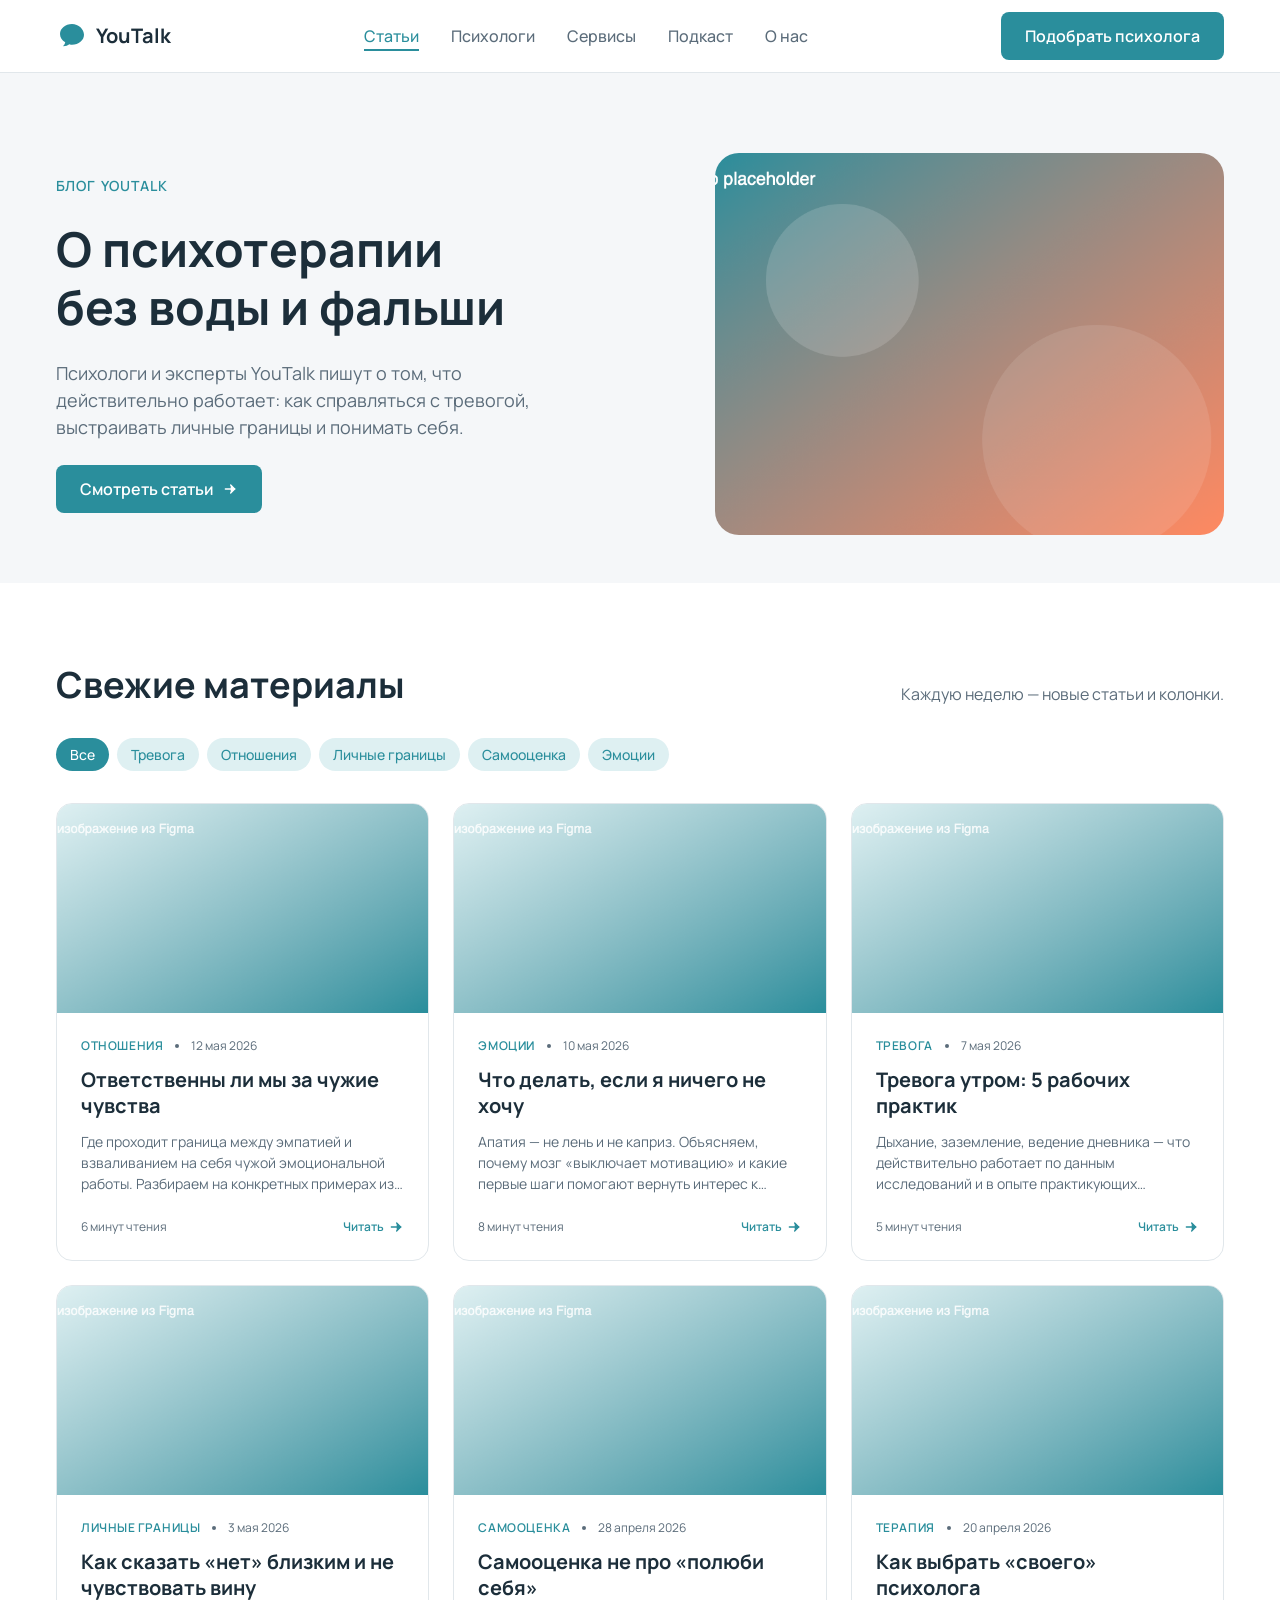
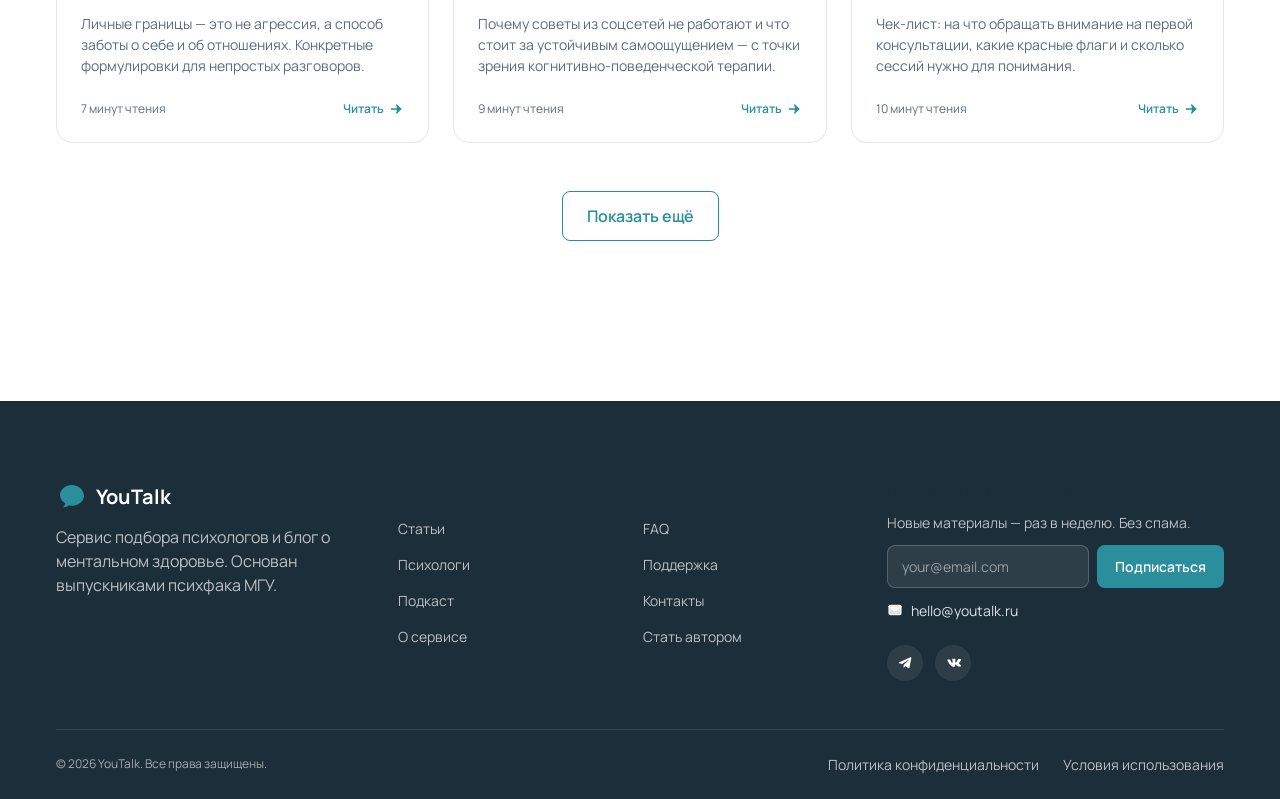
<file: index.html>
<!DOCTYPE html>
<html lang="ru">
<head>
  <meta charset="UTF-8">
  <meta name="viewport" content="width=device-width, initial-scale=1.0">
  <title>YouTalk Blog — психотерапия, самопомощь, личные границы</title>
  <meta name="description" content="Блог YouTalk о психотерапии, ментальном здоровье, отношениях и личных границах. Статьи от практикующих психологов.">
  <link rel="preconnect" href="https://fonts.googleapis.com">
  <link rel="preconnect" href="https://fonts.gstatic.com" crossorigin>
  <link rel="stylesheet" href="https://fonts.googleapis.com/css2?family=Manrope:wght@400;500;600;700&display=swap">
  <link rel="stylesheet" href="css/reset.css">
  <link rel="stylesheet" href="css/variables.css">
  <link rel="stylesheet" href="css/base.css">
  <link rel="stylesheet" href="css/header.css">
  <link rel="stylesheet" href="css/footer.css">
  <link rel="stylesheet" href="css/blog.css">
  <link rel="stylesheet" href="css/responsive.css">
  <link rel="icon" type="image/svg+xml" href="icons/logo.svg">
  <script src="js/menu.js" defer></script>
</head>
<body>

  <!-- ── Шапка ── -->
  <header class="header" data-js="header">
    <div class="container header__inner">
      <a href="index.html" class="header__logo" aria-label="YouTalk — на главную">
        <svg class="header__logo-icon" viewBox="0 0 32 32" fill="currentColor" aria-hidden="true">
          <path d="M16 4C9.373 4 4 8.477 4 14c0 3.43 2.066 6.456 5.213 8.273-.213 1.193-.964 2.86-1.978 3.594-.213.154-.106.49.158.49 2.31 0 4.464-1.054 5.962-2.04C14.527 24.752 15.25 24.8 16 24.8c6.627 0 12-4.477 12-10S22.627 4 16 4z"/>
        </svg>
        <span>YouTalk</span>
      </a>

      <nav class="header__nav" aria-label="Основная навигация">
        <ul class="header__nav-list">
          <li><a href="index.html" class="header__nav-link header__nav-link_active">Статьи</a></li>
          <li><a href="#" class="header__nav-link">Психологи</a></li>
          <li><a href="#" class="header__nav-link">Сервисы</a></li>
          <li><a href="#" class="header__nav-link">Подкаст</a></li>
          <li><a href="#" class="header__nav-link">О нас</a></li>
        </ul>
      </nav>

      <div class="header__actions">
        <a href="#" class="button button_primary header__cta">Подобрать психолога</a>
        <button type="button" class="header__burger" data-js="burger"
                aria-label="Открыть меню" aria-controls="primary-nav" aria-expanded="false">
          <svg class="header__burger-icon header__burger-icon_open" viewBox="0 0 24 24" fill="none" stroke="currentColor" stroke-width="2" stroke-linecap="round" aria-hidden="true">
            <line x1="4" y1="7" x2="20" y2="7"/>
            <line x1="4" y1="12" x2="20" y2="12"/>
            <line x1="4" y1="17" x2="20" y2="17"/>
          </svg>
          <svg class="header__burger-icon header__burger-icon_close" viewBox="0 0 24 24" fill="none" stroke="currentColor" stroke-width="2" stroke-linecap="round" aria-hidden="true">
            <line x1="6" y1="6" x2="18" y2="18"/>
            <line x1="18" y1="6" x2="6" y2="18"/>
          </svg>
        </button>
      </div>
    </div>
  </header>

  <!-- ── Основной контент ── -->
  <main>

    <!-- Hero / intro -->
    <section class="intro" aria-labelledby="intro-title">
      <div class="container intro__inner">
        <div class="intro__content">
          <span class="intro__eyebrow">Блог YouTalk</span>
          <h1 id="intro-title" class="intro__title">О психотерапии<br>без воды и фальши</h1>
          <p class="intro__lead">
            Психологи и эксперты YouTalk пишут о том, что действительно работает:
            как справляться с тревогой, выстраивать личные границы и понимать себя.
          </p>
          <div>
            <a href="#articles" class="button button_primary">
              Смотреть статьи
              <svg class="icon icon_sm" viewBox="0 0 24 24" fill="none" stroke="currentColor" stroke-width="2" stroke-linecap="round" aria-hidden="true">
                <line x1="5" y1="12" x2="19" y2="12"/>
                <polyline points="13 6 19 12 13 18"/>
              </svg>
            </a>
          </div>
        </div>
        <div class="intro__media">
          <img src="images/placeholder-hero.png" alt="Иллюстрация: люди разговаривают на спокойном фоне">
        </div>
      </div>
    </section>

    <!-- Сетка статей -->
    <section class="articles" id="articles" aria-labelledby="articles-title">
      <div class="container">
        <header class="articles__header">
          <h2 id="articles-title" class="articles__title">Свежие материалы</h2>
          <p>Каждую неделю — новые статьи и колонки.</p>
        </header>

        <div class="articles__filters" role="group" aria-label="Фильтр по темам">
          <button type="button" class="tag tag_active">Все</button>
          <button type="button" class="tag">Тревога</button>
          <button type="button" class="tag">Отношения</button>
          <button type="button" class="tag">Личные границы</button>
          <button type="button" class="tag">Самооценка</button>
          <button type="button" class="tag">Эмоции</button>
        </div>

        <div class="articles__grid">

          <article class="card">
            <div class="card__media">
              <img src="images/placeholder-card.png" alt="Иллюстрация к статье об ответственности за чувства">
            </div>
            <div class="card__body">
              <div class="card__meta">
                <span class="card__tag">Отношения</span>
                <span class="card__meta-separator" aria-hidden="true"></span>
                <time datetime="2026-05-12">12 мая 2026</time>
              </div>
              <h3 class="card__title">
                <a href="article.html" class="card__title-link">Ответственны ли мы за чужие чувства</a>
              </h3>
              <p class="card__excerpt">
                Где проходит граница между эмпатией и взваливанием на себя чужой эмоциональной работы.
                Разбираем на конкретных примерах из терапии.
              </p>
              <div class="card__footer">
                <span>6 минут чтения</span>
                <a href="article.html" class="card__read-more">
                  Читать
                  <svg class="icon icon_sm" viewBox="0 0 24 24" fill="none" stroke="currentColor" stroke-width="2" stroke-linecap="round" aria-hidden="true">
                    <line x1="5" y1="12" x2="19" y2="12"/>
                    <polyline points="13 6 19 12 13 18"/>
                  </svg>
                </a>
              </div>
            </div>
          </article>

          <article class="card">
            <div class="card__media">
              <img src="images/placeholder-card.png" alt="Иллюстрация к статье о потере мотивации">
            </div>
            <div class="card__body">
              <div class="card__meta">
                <span class="card__tag">Эмоции</span>
                <span class="card__meta-separator" aria-hidden="true"></span>
                <time datetime="2026-05-10">10 мая 2026</time>
              </div>
              <h3 class="card__title">
                <a href="article.html" class="card__title-link">Что делать, если я ничего не хочу</a>
              </h3>
              <p class="card__excerpt">
                Апатия — не лень и не каприз. Объясняем, почему мозг «выключает мотивацию»
                и какие первые шаги помогают вернуть интерес к жизни.
              </p>
              <div class="card__footer">
                <span>8 минут чтения</span>
                <a href="article.html" class="card__read-more">
                  Читать
                  <svg class="icon icon_sm" viewBox="0 0 24 24" fill="none" stroke="currentColor" stroke-width="2" stroke-linecap="round" aria-hidden="true">
                    <line x1="5" y1="12" x2="19" y2="12"/>
                    <polyline points="13 6 19 12 13 18"/>
                  </svg>
                </a>
              </div>
            </div>
          </article>

          <article class="card">
            <div class="card__media">
              <img src="images/placeholder-card.png" alt="Иллюстрация о тревоге">
            </div>
            <div class="card__body">
              <div class="card__meta">
                <span class="card__tag">Тревога</span>
                <span class="card__meta-separator" aria-hidden="true"></span>
                <time datetime="2026-05-07">7 мая 2026</time>
              </div>
              <h3 class="card__title">
                <a href="article.html" class="card__title-link">Тревога утром: 5 рабочих практик</a>
              </h3>
              <p class="card__excerpt">
                Дыхание, заземление, ведение дневника — что действительно работает по данным исследований
                и в опыте практикующих психологов YouTalk.
              </p>
              <div class="card__footer">
                <span>5 минут чтения</span>
                <a href="article.html" class="card__read-more">
                  Читать
                  <svg class="icon icon_sm" viewBox="0 0 24 24" fill="none" stroke="currentColor" stroke-width="2" stroke-linecap="round" aria-hidden="true">
                    <line x1="5" y1="12" x2="19" y2="12"/>
                    <polyline points="13 6 19 12 13 18"/>
                  </svg>
                </a>
              </div>
            </div>
          </article>

          <article class="card">
            <div class="card__media">
              <img src="images/placeholder-card.png" alt="Иллюстрация о личных границах">
            </div>
            <div class="card__body">
              <div class="card__meta">
                <span class="card__tag">Личные границы</span>
                <span class="card__meta-separator" aria-hidden="true"></span>
                <time datetime="2026-05-03">3 мая 2026</time>
              </div>
              <h3 class="card__title">
                <a href="article.html" class="card__title-link">Как сказать «нет» близким и не чувствовать вину</a>
              </h3>
              <p class="card__excerpt">
                Личные границы — это не агрессия, а способ заботы о себе и об отношениях.
                Конкретные формулировки для непростых разговоров.
              </p>
              <div class="card__footer">
                <span>7 минут чтения</span>
                <a href="article.html" class="card__read-more">
                  Читать
                  <svg class="icon icon_sm" viewBox="0 0 24 24" fill="none" stroke="currentColor" stroke-width="2" stroke-linecap="round" aria-hidden="true">
                    <line x1="5" y1="12" x2="19" y2="12"/>
                    <polyline points="13 6 19 12 13 18"/>
                  </svg>
                </a>
              </div>
            </div>
          </article>

          <article class="card">
            <div class="card__media">
              <img src="images/placeholder-card.png" alt="Иллюстрация о самооценке">
            </div>
            <div class="card__body">
              <div class="card__meta">
                <span class="card__tag">Самооценка</span>
                <span class="card__meta-separator" aria-hidden="true"></span>
                <time datetime="2026-04-28">28 апреля 2026</time>
              </div>
              <h3 class="card__title">
                <a href="article.html" class="card__title-link">Самооценка не про «полюби себя»</a>
              </h3>
              <p class="card__excerpt">
                Почему советы из соцсетей не работают и что стоит за устойчивым самоощущением
                — с точки зрения когнитивно-поведенческой терапии.
              </p>
              <div class="card__footer">
                <span>9 минут чтения</span>
                <a href="article.html" class="card__read-more">
                  Читать
                  <svg class="icon icon_sm" viewBox="0 0 24 24" fill="none" stroke="currentColor" stroke-width="2" stroke-linecap="round" aria-hidden="true">
                    <line x1="5" y1="12" x2="19" y2="12"/>
                    <polyline points="13 6 19 12 13 18"/>
                  </svg>
                </a>
              </div>
            </div>
          </article>

          <article class="card">
            <div class="card__media">
              <img src="images/placeholder-card.png" alt="Иллюстрация о выборе психолога">
            </div>
            <div class="card__body">
              <div class="card__meta">
                <span class="card__tag">Терапия</span>
                <span class="card__meta-separator" aria-hidden="true"></span>
                <time datetime="2026-04-20">20 апреля 2026</time>
              </div>
              <h3 class="card__title">
                <a href="article.html" class="card__title-link">Как выбрать «своего» психолога</a>
              </h3>
              <p class="card__excerpt">
                Чек-лист: на что обращать внимание на первой консультации,
                какие красные флаги и сколько сессий нужно для понимания.
              </p>
              <div class="card__footer">
                <span>10 минут чтения</span>
                <a href="article.html" class="card__read-more">
                  Читать
                  <svg class="icon icon_sm" viewBox="0 0 24 24" fill="none" stroke="currentColor" stroke-width="2" stroke-linecap="round" aria-hidden="true">
                    <line x1="5" y1="12" x2="19" y2="12"/>
                    <polyline points="13 6 19 12 13 18"/>
                  </svg>
                </a>
              </div>
            </div>
          </article>

        </div>

        <div class="articles__more">
          <button type="button" class="button button_outline">Показать ещё</button>
        </div>
      </div>
    </section>

  </main>

  <!-- ── Подвал ── -->
  <footer class="footer">
    <div class="container">

      <div class="footer__top">

        <div class="footer__brand">
          <a href="index.html" class="footer__logo">
            <svg class="footer__logo-icon" viewBox="0 0 32 32" fill="currentColor" aria-hidden="true">
              <path d="M16 4C9.373 4 4 8.477 4 14c0 3.43 2.066 6.456 5.213 8.273-.213 1.193-.964 2.86-1.978 3.594-.213.154-.106.49.158.49 2.31 0 4.464-1.054 5.962-2.04C14.527 24.752 15.25 24.8 16 24.8c6.627 0 12-4.477 12-10S22.627 4 16 4z"/>
            </svg>
            <span>YouTalk</span>
          </a>
          <p class="footer__description">
            Сервис подбора психологов и блог о ментальном здоровье.
            Основан выпускниками психфака МГУ.
          </p>
        </div>

        <nav class="footer__nav" aria-label="Разделы">
          <h3 class="footer__col-title">Разделы</h3>
          <ul class="footer__nav-list">
            <li><a href="index.html" class="footer__nav-link">Статьи</a></li>
            <li><a href="#" class="footer__nav-link">Психологи</a></li>
            <li><a href="#" class="footer__nav-link">Подкаст</a></li>
            <li><a href="#" class="footer__nav-link">О сервисе</a></li>
          </ul>
        </nav>

        <nav class="footer__nav" aria-label="Помощь">
          <h3 class="footer__col-title">Помощь</h3>
          <ul class="footer__nav-list">
            <li><a href="#" class="footer__nav-link">FAQ</a></li>
            <li><a href="#" class="footer__nav-link">Поддержка</a></li>
            <li><a href="#" class="footer__nav-link">Контакты</a></li>
            <li><a href="#" class="footer__nav-link">Стать автором</a></li>
          </ul>
        </nav>

        <section class="subscribe" aria-labelledby="subscribe-title">
          <h3 id="subscribe-title" class="subscribe__title">Подпишитесь на рассылку</h3>
          <p class="subscribe__hint">Новые материалы — раз в неделю. Без спама.</p>
          <form class="subscribe__form" action="#" method="post" novalidate>
            <label for="email" class="visually-hidden">E-mail</label>
            <input id="email" class="subscribe__input" type="email" name="email"
                   placeholder="your@email.com" required>
            <button type="submit" class="subscribe__button">Подписаться</button>
          </form>

          <div class="footer__contacts">
            <a href="mailto:hello@youtalk.ru" class="footer__contact-link">
              <svg class="icon icon_sm" viewBox="0 0 24 24" fill="none" stroke="currentColor" stroke-width="2" stroke-linecap="round" stroke-linejoin="round" aria-hidden="true">
                <rect x="3" y="5" width="18" height="14" rx="2"/>
                <polyline points="3 7 12 13 21 7"/>
              </svg>
              hello@youtalk.ru
            </a>
          </div>

          <ul class="footer__socials" aria-label="Социальные сети">
            <li>
              <a href="#" class="footer__social-link" aria-label="Telegram">
                <svg class="icon icon_sm" viewBox="0 0 24 24" fill="currentColor" aria-hidden="true">
                  <path d="M21.5 4.2 18.7 19c-.2 1-.8 1.2-1.6.8l-4.3-3.2-2.1 2c-.2.2-.4.4-.9.4l.3-4.4 8-7.2c.4-.3-.1-.5-.5-.2L7.7 13.5l-4.3-1.3c-.9-.3-1-.9.2-1.3L20.2 3.3c.8-.3 1.5.2 1.3.9z"/>
                </svg>
              </a>
            </li>
            <li>
              <a href="#" class="footer__social-link" aria-label="ВКонтакте">
                <svg class="icon icon_sm" viewBox="0 0 24 24" fill="currentColor" aria-hidden="true">
                  <path d="M12.8 17.5h1.4s.4-.1.7-.4c.2-.3.2-.8.2-.8s0-1.8.8-2c.8-.3 1.9 1.8 3 2.6.8.6 1.5.5 1.5.5l2.9-.1s1.5-.1.8-1.3c-.1-.1-.4-.8-2-2.3-1.7-1.5-1.5-1.3.6-4 1.3-1.7 1.8-2.7 1.6-3.2-.1-.5-1.2-.4-1.2-.4h-3.2s-.2 0-.4.1c-.2.1-.3.4-.3.4s-.5 1.3-1.1 2.4c-1.4 2.4-2 2.5-2.2 2.3-.5-.3-.4-1.3-.4-2.1 0-2.3.3-3.3-.7-3.5-.3-.1-.6-.1-1.5-.1-1.2 0-2.1 0-2.7.3-.4.2-.6.6-.5.6.2 0 .7.1 1 .5.3.5.3 1.6.3 1.6s.2 2.7-.4 3.1c-.4.2-1-.3-2.2-2.4-.6-1-1.1-2.2-1.1-2.2s-.1-.2-.3-.3c-.2-.1-.5-.1-.5-.1L4 6.7s-.4 0-.5.2c-.1.2 0 .5 0 .5s2.4 5.6 5.2 8.5C11.2 18.4 14 18 14 18l-1.2-.5z"/>
                </svg>
              </a>
            </li>
          </ul>
        </section>

      </div>

      <div class="footer__bottom">
        <span>© 2026 YouTalk. Все права защищены.</span>
        <ul class="footer__legal-list">
          <li><a href="#" class="footer__nav-link">Политика конфиденциальности</a></li>
          <li><a href="#" class="footer__nav-link">Условия использования</a></li>
        </ul>
      </div>

    </div>
  </footer>

</body>
</html>
</file>
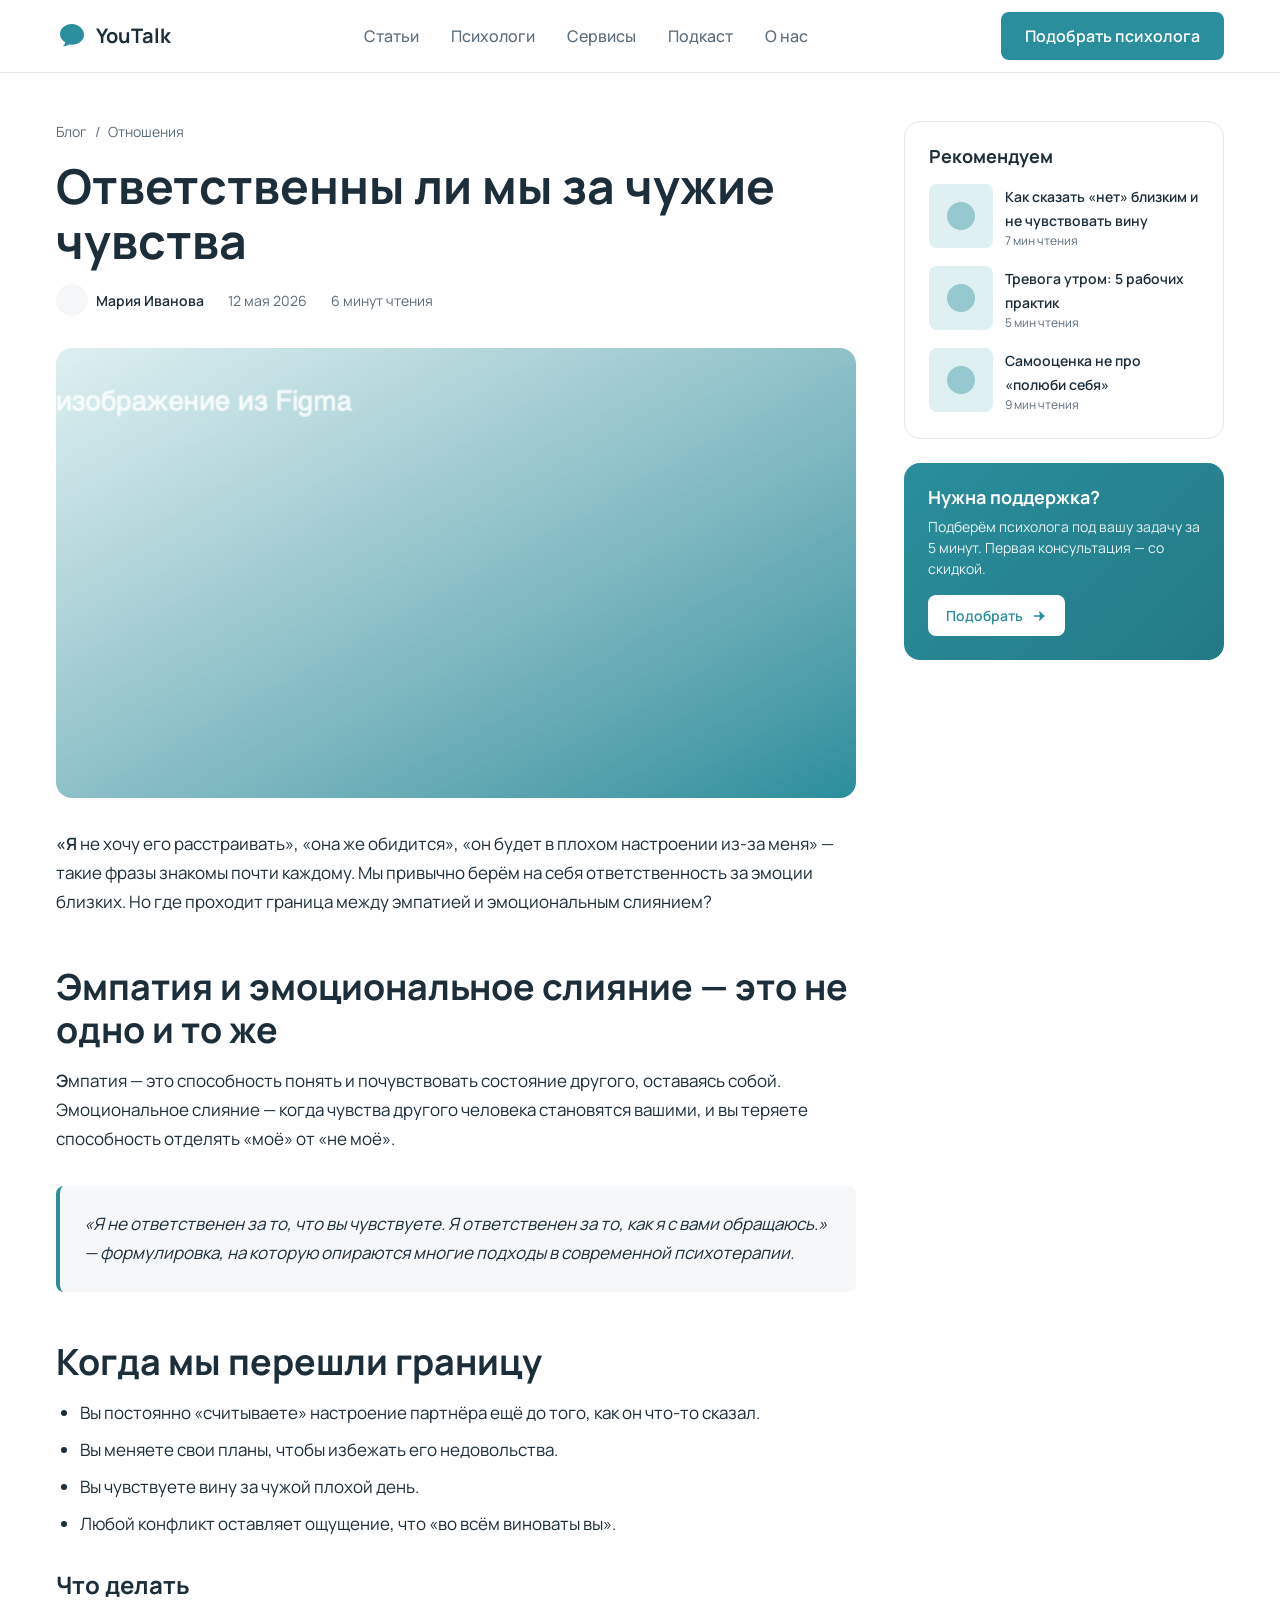
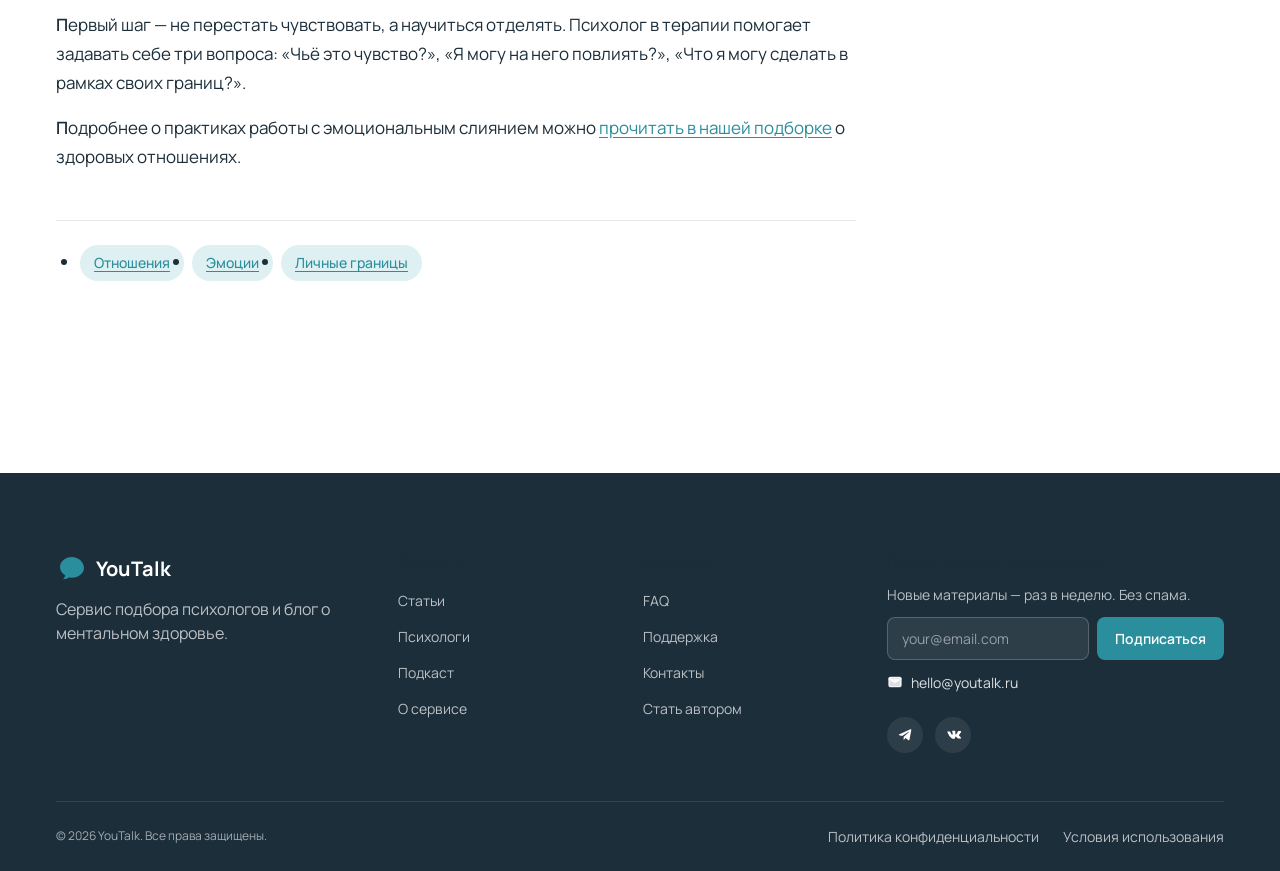
<file: article.html>
<!DOCTYPE html>
<html lang="ru">
<head>
  <meta charset="UTF-8">
  <meta name="viewport" content="width=device-width, initial-scale=1.0">
  <title>Ответственны ли мы за чужие чувства — YouTalk Blog</title>
  <meta name="description" content="Где проходит граница между эмпатией и взваливанием на себя чужой эмоциональной работы.">
  <link rel="preconnect" href="https://fonts.googleapis.com">
  <link rel="preconnect" href="https://fonts.gstatic.com" crossorigin>
  <link rel="stylesheet" href="https://fonts.googleapis.com/css2?family=Manrope:wght@400;500;600;700&display=swap">
  <link rel="stylesheet" href="css/reset.css">
  <link rel="stylesheet" href="css/variables.css">
  <link rel="stylesheet" href="css/base.css">
  <link rel="stylesheet" href="css/header.css">
  <link rel="stylesheet" href="css/footer.css">
  <link rel="stylesheet" href="css/article.css">
  <link rel="stylesheet" href="css/responsive.css">
  <link rel="icon" type="image/svg+xml" href="icons/logo.svg">
  <script src="js/menu.js" defer></script>
</head>
<body>

  <!-- Шапка идентична blog. Если выносить в общий файл — потребуется сборщик. -->
  <header class="header" data-js="header">
    <div class="container header__inner">
      <a href="index.html" class="header__logo" aria-label="YouTalk — на главную">
        <svg class="header__logo-icon" viewBox="0 0 32 32" fill="currentColor" aria-hidden="true">
          <path d="M16 4C9.373 4 4 8.477 4 14c0 3.43 2.066 6.456 5.213 8.273-.213 1.193-.964 2.86-1.978 3.594-.213.154-.106.49.158.49 2.31 0 4.464-1.054 5.962-2.04C14.527 24.752 15.25 24.8 16 24.8c6.627 0 12-4.477 12-10S22.627 4 16 4z"/>
        </svg>
        <span>YouTalk</span>
      </a>
      <nav class="header__nav" aria-label="Основная навигация">
        <ul class="header__nav-list">
          <li><a href="index.html" class="header__nav-link">Статьи</a></li>
          <li><a href="#" class="header__nav-link">Психологи</a></li>
          <li><a href="#" class="header__nav-link">Сервисы</a></li>
          <li><a href="#" class="header__nav-link">Подкаст</a></li>
          <li><a href="#" class="header__nav-link">О нас</a></li>
        </ul>
      </nav>
      <div class="header__actions">
        <a href="#" class="button button_primary header__cta">Подобрать психолога</a>
        <button type="button" class="header__burger" data-js="burger"
                aria-label="Открыть меню" aria-controls="primary-nav" aria-expanded="false">
          <svg class="header__burger-icon header__burger-icon_open" viewBox="0 0 24 24" fill="none" stroke="currentColor" stroke-width="2" stroke-linecap="round" aria-hidden="true">
            <line x1="4" y1="7" x2="20" y2="7"/>
            <line x1="4" y1="12" x2="20" y2="12"/>
            <line x1="4" y1="17" x2="20" y2="17"/>
          </svg>
          <svg class="header__burger-icon header__burger-icon_close" viewBox="0 0 24 24" fill="none" stroke="currentColor" stroke-width="2" stroke-linecap="round" aria-hidden="true">
            <line x1="6" y1="6" x2="18" y2="18"/>
            <line x1="18" y1="6" x2="6" y2="18"/>
          </svg>
        </button>
      </div>
    </div>
  </header>

  <main>
    <article class="article">
      <div class="container article__layout">

        <div class="article__content">
          <header class="article__header">
            <nav class="article__breadcrumbs" aria-label="Хлебные крошки">
              <a href="index.html" class="article__breadcrumbs-link">Блог</a>
              <span aria-hidden="true">/</span>
              <span>Отношения</span>
            </nav>
            <h1 class="article__title">Ответственны ли мы за чужие чувства</h1>
            <div class="article__meta">
              <span class="article__author">
                <span class="article__author-avatar" aria-hidden="true"></span>
                Мария Иванова
              </span>
              <span class="card__meta-separator" aria-hidden="true"></span>
              <time datetime="2026-05-12">12 мая 2026</time>
              <span class="card__meta-separator" aria-hidden="true"></span>
              <span>6 минут чтения</span>
            </div>
          </header>

          <figure class="article__cover">
            <img src="images/placeholder-card.png" alt="Обложка статьи: двое сидят и беседуют">
          </figure>

          <div class="article__body">
            <p>
              «Я не хочу его расстраивать», «она же обидится», «он будет в плохом настроении из-за меня» —
              такие фразы знакомы почти каждому. Мы привычно берём на себя ответственность за эмоции
              близких. Но где проходит граница между эмпатией и эмоциональным слиянием?
            </p>

            <h2>Эмпатия и эмоциональное слияние — это не одно и то же</h2>
            <p>
              Эмпатия — это способность понять и почувствовать состояние другого, оставаясь собой.
              Эмоциональное слияние — когда чувства другого человека становятся вашими, и вы теряете
              способность отделять «моё» от «не моё».
            </p>

            <blockquote>
              «Я не ответственен за то, что вы чувствуете. Я ответственен за то, как я с вами обращаюсь.» —
              формулировка, на которую опираются многие подходы в современной психотерапии.
            </blockquote>

            <h2>Когда мы перешли границу</h2>
            <ul>
              <li>Вы постоянно «считываете» настроение партнёра ещё до того, как он что-то сказал.</li>
              <li>Вы меняете свои планы, чтобы избежать его недовольства.</li>
              <li>Вы чувствуете вину за чужой плохой день.</li>
              <li>Любой конфликт оставляет ощущение, что «во всём виноваты вы».</li>
            </ul>

            <h3>Что делать</h3>
            <p>
              Первый шаг — не перестать чувствовать, а научиться отделять. Психолог в терапии помогает
              задавать себе три вопроса: «Чьё это чувство?», «Я могу на него повлиять?», «Что я могу
              сделать в рамках своих границ?».
            </p>

            <p>
              Подробнее о практиках работы с эмоциональным слиянием можно
              <a href="#">прочитать в нашей подборке</a> о здоровых отношениях.
            </p>

            <ul class="article__tags">
              <li><a href="#" class="tag">Отношения</a></li>
              <li><a href="#" class="tag">Эмоции</a></li>
              <li><a href="#" class="tag">Личные границы</a></li>
            </ul>
          </div>
        </div>

        <aside class="aside" aria-label="Дополнительные материалы">
          <section class="aside__card" aria-labelledby="aside-related">
            <h2 id="aside-related" class="aside__title">Рекомендуем</h2>
            <ul class="aside__list">
              <li class="aside__item">
                <div class="aside__item-media">
                  <img src="images/placeholder-thumb.png" alt="">
                </div>
                <div>
                  <a href="article.html" class="aside__item-title">Как сказать «нет» близким и не чувствовать вину</a>
                  <div class="aside__item-meta">7 мин чтения</div>
                </div>
              </li>
              <li class="aside__item">
                <div class="aside__item-media">
                  <img src="images/placeholder-thumb.png" alt="">
                </div>
                <div>
                  <a href="article.html" class="aside__item-title">Тревога утром: 5 рабочих практик</a>
                  <div class="aside__item-meta">5 мин чтения</div>
                </div>
              </li>
              <li class="aside__item">
                <div class="aside__item-media">
                  <img src="images/placeholder-thumb.png" alt="">
                </div>
                <div>
                  <a href="article.html" class="aside__item-title">Самооценка не про «полюби себя»</a>
                  <div class="aside__item-meta">9 мин чтения</div>
                </div>
              </li>
            </ul>
          </section>

          <section class="aside__cta" aria-labelledby="aside-cta">
            <h2 id="aside-cta" class="aside__cta-title">Нужна поддержка?</h2>
            <p class="aside__cta-text">
              Подберём психолога под вашу задачу за 5 минут. Первая консультация — со скидкой.
            </p>
            <a href="#" class="aside__cta-button">
              Подобрать
              <svg class="icon icon_sm" viewBox="0 0 24 24" fill="none" stroke="currentColor" stroke-width="2" stroke-linecap="round" aria-hidden="true">
                <line x1="5" y1="12" x2="19" y2="12"/>
                <polyline points="13 6 19 12 13 18"/>
              </svg>
            </a>
          </section>
        </aside>

      </div>
    </article>
  </main>

  <!-- Footer (тот же, что в index) -->
  <footer class="footer">
    <div class="container">
      <div class="footer__top">
        <div class="footer__brand">
          <a href="index.html" class="footer__logo">
            <svg class="footer__logo-icon" viewBox="0 0 32 32" fill="currentColor" aria-hidden="true">
              <path d="M16 4C9.373 4 4 8.477 4 14c0 3.43 2.066 6.456 5.213 8.273-.213 1.193-.964 2.86-1.978 3.594-.213.154-.106.49.158.49 2.31 0 4.464-1.054 5.962-2.04C14.527 24.752 15.25 24.8 16 24.8c6.627 0 12-4.477 12-10S22.627 4 16 4z"/>
            </svg>
            <span>YouTalk</span>
          </a>
          <p class="footer__description">
            Сервис подбора психологов и блог о ментальном здоровье.
          </p>
        </div>

        <nav class="footer__nav" aria-label="Разделы">
          <h3 class="footer__col-title">Разделы</h3>
          <ul class="footer__nav-list">
            <li><a href="index.html" class="footer__nav-link">Статьи</a></li>
            <li><a href="#" class="footer__nav-link">Психологи</a></li>
            <li><a href="#" class="footer__nav-link">Подкаст</a></li>
            <li><a href="#" class="footer__nav-link">О сервисе</a></li>
          </ul>
        </nav>

        <nav class="footer__nav" aria-label="Помощь">
          <h3 class="footer__col-title">Помощь</h3>
          <ul class="footer__nav-list">
            <li><a href="#" class="footer__nav-link">FAQ</a></li>
            <li><a href="#" class="footer__nav-link">Поддержка</a></li>
            <li><a href="#" class="footer__nav-link">Контакты</a></li>
            <li><a href="#" class="footer__nav-link">Стать автором</a></li>
          </ul>
        </nav>

        <section class="subscribe" aria-labelledby="subscribe-title-2">
          <h3 id="subscribe-title-2" class="subscribe__title">Подпишитесь на рассылку</h3>
          <p class="subscribe__hint">Новые материалы — раз в неделю. Без спама.</p>
          <form class="subscribe__form" action="#" method="post" novalidate>
            <label for="email-2" class="visually-hidden">E-mail</label>
            <input id="email-2" class="subscribe__input" type="email" name="email"
                   placeholder="your@email.com" required>
            <button type="submit" class="subscribe__button">Подписаться</button>
          </form>
          <div class="footer__contacts">
            <a href="mailto:hello@youtalk.ru" class="footer__contact-link">
              <svg class="icon icon_sm" viewBox="0 0 24 24" fill="none" stroke="currentColor" stroke-width="2" stroke-linecap="round" stroke-linejoin="round" aria-hidden="true">
                <rect x="3" y="5" width="18" height="14" rx="2"/>
                <polyline points="3 7 12 13 21 7"/>
              </svg>
              hello@youtalk.ru
            </a>
          </div>
          <ul class="footer__socials" aria-label="Социальные сети">
            <li>
              <a href="#" class="footer__social-link" aria-label="Telegram">
                <svg class="icon icon_sm" viewBox="0 0 24 24" fill="currentColor" aria-hidden="true">
                  <path d="M21.5 4.2 18.7 19c-.2 1-.8 1.2-1.6.8l-4.3-3.2-2.1 2c-.2.2-.4.4-.9.4l.3-4.4 8-7.2c.4-.3-.1-.5-.5-.2L7.7 13.5l-4.3-1.3c-.9-.3-1-.9.2-1.3L20.2 3.3c.8-.3 1.5.2 1.3.9z"/>
                </svg>
              </a>
            </li>
            <li>
              <a href="#" class="footer__social-link" aria-label="ВКонтакте">
                <svg class="icon icon_sm" viewBox="0 0 24 24" fill="currentColor" aria-hidden="true">
                  <path d="M12.8 17.5h1.4s.4-.1.7-.4c.2-.3.2-.8.2-.8s0-1.8.8-2c.8-.3 1.9 1.8 3 2.6.8.6 1.5.5 1.5.5l2.9-.1s1.5-.1.8-1.3c-.1-.1-.4-.8-2-2.3-1.7-1.5-1.5-1.3.6-4 1.3-1.7 1.8-2.7 1.6-3.2-.1-.5-1.2-.4-1.2-.4h-3.2s-.2 0-.4.1c-.2.1-.3.4-.3.4s-.5 1.3-1.1 2.4c-1.4 2.4-2 2.5-2.2 2.3-.5-.3-.4-1.3-.4-2.1 0-2.3.3-3.3-.7-3.5-.3-.1-.6-.1-1.5-.1-1.2 0-2.1 0-2.7.3-.4.2-.6.6-.5.6.2 0 .7.1 1 .5.3.5.3 1.6.3 1.6s.2 2.7-.4 3.1c-.4.2-1-.3-2.2-2.4-.6-1-1.1-2.2-1.1-2.2s-.1-.2-.3-.3c-.2-.1-.5-.1-.5-.1L4 6.7s-.4 0-.5.2c-.1.2 0 .5 0 .5s2.4 5.6 5.2 8.5C11.2 18.4 14 18 14 18l-1.2-.5z"/>
                </svg>
              </a>
            </li>
          </ul>
        </section>
      </div>

      <div class="footer__bottom">
        <span>© 2026 YouTalk. Все права защищены.</span>
        <ul class="footer__legal-list">
          <li><a href="#" class="footer__nav-link">Политика конфиденциальности</a></li>
          <li><a href="#" class="footer__nav-link">Условия использования</a></li>
        </ul>
      </div>
    </div>
  </footer>

</body>
</html>
</file>
<file: css/variables.css>
/* Дизайн-токены. Меняйте значения здесь, чтобы привести к точному макету Figma. */

:root {
  /* ── Цвета (psychology-палитра: мягкий бирюзовый + тёплый серый) ── */
  --color-bg: #ffffff;
  --color-bg-alt: #f5f7f9;
  --color-text: #1c2e3a;
  --color-text-muted: #5b6c7a;
  --color-primary: #2a8e9c;          /* акцент, кнопки */
  --color-primary-hover: #237a86;
  --color-primary-soft: #def0f2;     /* подложка тегов */
  --color-border: #e1e7eb;
  --color-accent: #ff8961;           /* warm-аксцент для CTA */

  /* ── Шрифты ── */
  --font-base: "Manrope", "Inter", "Helvetica Neue", Arial, sans-serif;
  --font-display: "Manrope", "Inter", "Helvetica Neue", Arial, sans-serif;

  /* ── Размеры шрифтов (mobile-first) ── */
  --fs-h1: clamp(2rem, 4vw, 3rem);
  --fs-h2: clamp(1.5rem, 3vw, 2.25rem);
  --fs-h3: clamp(1.25rem, 2vw, 1.5rem);
  --fs-body: 1rem;
  --fs-small: 0.875rem;
  --fs-tiny: 0.75rem;

  /* ── Радиусы и тени ── */
  --radius-sm: 8px;
  --radius-md: 16px;
  --radius-lg: 24px;
  --shadow-card: 0 4px 24px rgba(28, 46, 58, 0.08);
  --shadow-card-hover: 0 8px 32px rgba(28, 46, 58, 0.12);

  /* ── Отступы (8px-шкала) ── */
  --space-1: 4px;
  --space-2: 8px;
  --space-3: 12px;
  --space-4: 16px;
  --space-5: 24px;
  --space-6: 32px;
  --space-7: 48px;
  --space-8: 64px;
  --space-9: 80px;

  /* ── Сетка ── */
  --container-max: 1200px;
  --container-padding: 16px;

  /* ── Брейкпоинты (для документации; в @media используются явно) ── */
  --bp-tablet: 768px;
  --bp-desktop: 1200px;

  /* ── Анимации ── */
  --transition-fast: 0.15s ease;
  --transition-base: 0.25s ease;
}
</file>
<file: css/base.css>
/* Базовая типографика, контейнер, утилитные классы. */

body {
  font-family: var(--font-base);
  font-size: var(--fs-body);
  color: var(--color-text);
  background-color: var(--color-bg);
  display: flex;
  flex-direction: column;
}

main {
  flex: 1 0 auto;
}

footer {
  flex-shrink: 0;
}

h1, h2, h3, h4 {
  font-family: var(--font-display);
  font-weight: 700;
  line-height: 1.2;
  color: var(--color-text);
}

h1 { font-size: var(--fs-h1); }
h2 { font-size: var(--fs-h2); }
h3 { font-size: var(--fs-h3); }

p {
  color: var(--color-text-muted);
}

a {
  transition: color var(--transition-fast);
}

a:hover,
a:focus-visible {
  color: var(--color-primary);
}

a:focus-visible,
button:focus-visible,
input:focus-visible,
textarea:focus-visible {
  outline: 2px solid var(--color-primary);
  outline-offset: 2px;
}

/* ── Контейнер ── */
.container {
  width: 100%;
  max-width: var(--container-max);
  margin-inline: auto;
  padding-inline: var(--container-padding);
}

/* ── Кнопки ── */
.button {
  display: inline-flex;
  align-items: center;
  justify-content: center;
  gap: var(--space-2);
  padding: 12px 24px;
  border-radius: var(--radius-sm);
  font-weight: 600;
  font-size: var(--fs-body);
  transition: background-color var(--transition-fast),
              color var(--transition-fast),
              transform var(--transition-fast);
  cursor: pointer;
}

.button_primary {
  background-color: var(--color-primary);
  color: #fff;
}

.button_primary:hover,
.button_primary:focus-visible {
  background-color: var(--color-primary-hover);
  color: #fff;
}

.button_outline {
  background-color: transparent;
  color: var(--color-primary);
  border: 1px solid var(--color-primary);
}

.button_outline:hover,
.button_outline:focus-visible {
  background-color: var(--color-primary);
  color: #fff;
}

.button:active {
  transform: scale(0.98);
}

/* ── Теги (фильтр) ── */
.tag {
  display: inline-flex;
  align-items: center;
  padding: 6px 14px;
  border-radius: 999px;
  background-color: var(--color-primary-soft);
  color: var(--color-primary);
  font-size: var(--fs-small);
  font-weight: 500;
  transition: background-color var(--transition-fast),
              color var(--transition-fast);
  cursor: pointer;
}

.tag:hover,
.tag_active {
  background-color: var(--color-primary);
  color: #fff;
}

/* ── Иконки ── */
.icon {
  width: 24px;
  height: 24px;
  fill: currentColor;
  flex-shrink: 0;
}

.icon_sm { width: 16px; height: 16px; }
.icon_lg { width: 32px; height: 32px; }

/* ── Декоративные секции с фоном ── */
.section_alt {
  background-color: var(--color-bg-alt);
}
</file>
<file: css/header.css>
/* Шапка сайта: лого, навигация, CTA, бургер. */

.header {
  position: sticky;
  top: 0;
  z-index: 100;
  background-color: var(--color-bg);
  border-bottom: 1px solid var(--color-border);
}

.header__inner {
  display: flex;
  align-items: center;
  justify-content: space-between;
  min-height: 72px;
  gap: var(--space-5);
}

.header__logo {
  display: inline-flex;
  align-items: center;
  gap: var(--space-2);
  font-weight: 700;
  font-size: 1.25rem;
  color: var(--color-text);
}

.header__logo-icon {
  width: 32px;
  height: 32px;
  color: var(--color-primary);
}

.header__nav {
  flex: 1;
}

.header__nav-list {
  display: flex;
  gap: var(--space-6);
  align-items: center;
  justify-content: center;
}

.header__nav-link {
  position: relative;
  font-weight: 500;
  color: var(--color-text-muted);
  padding-block: 4px;
  transition: color var(--transition-fast);
}

.header__nav-link:hover,
.header__nav-link:focus-visible,
.header__nav-link_active {
  color: var(--color-primary);
}

/* Подчёркивание под активным/hover-пунктом — псевдоэлемент */
.header__nav-link::after {
  content: "";
  position: absolute;
  inset-inline: 0;
  bottom: 0;
  height: 2px;
  background-color: var(--color-primary);
  transform: scaleX(0);
  transform-origin: center;
  transition: transform var(--transition-base);
}

.header__nav-link:hover::after,
.header__nav-link_active::after {
  transform: scaleX(1);
}

.header__actions {
  display: flex;
  align-items: center;
  gap: var(--space-3);
}

/* ── Бургер ── */
.header__burger {
  display: none;
  width: 40px;
  height: 40px;
  align-items: center;
  justify-content: center;
  border-radius: var(--radius-sm);
  color: var(--color-text);
  transition: background-color var(--transition-fast);
}

.header__burger:hover {
  background-color: var(--color-bg-alt);
}

.header__burger-icon {
  width: 24px;
  height: 24px;
}

.header__burger-icon_close {
  display: none;
}

/* Состояние «меню открыто» */
.header_menu-open .header__burger-icon_open {
  display: none;
}
.header_menu-open .header__burger-icon_close {
  display: block;
}
</file>
<file: css/footer.css>
/* Подвал: навигация, подписка, контакты, копирайт. */

.footer {
  background-color: var(--color-text);
  color: #fff;
  padding-block: var(--space-9) var(--space-5);
  margin-top: var(--space-9);
}

.footer__top {
  display: grid;
  grid-template-columns: 1.5fr 1fr 1fr 1.5fr;
  gap: var(--space-7);
  padding-bottom: var(--space-7);
  border-bottom: 1px solid rgba(255, 255, 255, 0.1);
}

.footer__brand {
  display: flex;
  flex-direction: column;
  gap: var(--space-3);
}

.footer__logo {
  display: inline-flex;
  align-items: center;
  gap: var(--space-2);
  font-weight: 700;
  font-size: 1.25rem;
}

.footer__logo-icon {
  width: 32px;
  height: 32px;
  color: var(--color-primary);
}

.footer__description {
  color: rgba(255, 255, 255, 0.7);
  max-width: 320px;
}

.footer__col-title {
  font-size: var(--fs-body);
  font-weight: 700;
  margin-bottom: var(--space-4);
}

.footer__nav-list {
  display: flex;
  flex-direction: column;
  gap: var(--space-3);
}

.footer__nav-link {
  color: rgba(255, 255, 255, 0.7);
  font-size: var(--fs-small);
  transition: color var(--transition-fast);
}

.footer__nav-link:hover,
.footer__nav-link:focus-visible {
  color: #fff;
}

/* ── Форма подписки ── */
.subscribe {
  display: flex;
  flex-direction: column;
  gap: var(--space-3);
}

.subscribe__title {
  font-size: var(--fs-body);
  font-weight: 700;
}

.subscribe__hint {
  font-size: var(--fs-small);
  color: rgba(255, 255, 255, 0.7);
}

.subscribe__form {
  display: flex;
  gap: var(--space-2);
}

.subscribe__input {
  flex: 1;
  padding: 10px 14px;
  border: 1px solid rgba(255, 255, 255, 0.2);
  border-radius: var(--radius-sm);
  background-color: rgba(255, 255, 255, 0.08);
  color: #fff;
  font-size: var(--fs-small);
  transition: border-color var(--transition-fast),
              background-color var(--transition-fast);
}

.subscribe__input::placeholder {
  color: rgba(255, 255, 255, 0.5);
}

.subscribe__input:focus-visible {
  outline: none;
  border-color: var(--color-primary);
  background-color: rgba(255, 255, 255, 0.12);
}

.subscribe__button {
  padding: 10px 18px;
  background-color: var(--color-primary);
  color: #fff;
  border-radius: var(--radius-sm);
  font-weight: 600;
  font-size: var(--fs-small);
  transition: background-color var(--transition-fast);
}

.subscribe__button:hover,
.subscribe__button:focus-visible {
  background-color: var(--color-primary-hover);
}

/* ── Контакты и социальные сети ── */
.footer__contacts {
  display: flex;
  flex-direction: column;
  gap: var(--space-3);
}

.footer__contact-link {
  display: inline-flex;
  align-items: center;
  gap: var(--space-2);
  color: rgba(255, 255, 255, 0.85);
  font-size: var(--fs-small);
}

.footer__contact-link:hover,
.footer__contact-link:focus-visible {
  color: #fff;
}

.footer__socials {
  display: flex;
  gap: var(--space-3);
  margin-top: var(--space-3);
}

.footer__social-link {
  display: inline-flex;
  align-items: center;
  justify-content: center;
  width: 36px;
  height: 36px;
  border-radius: 999px;
  background-color: rgba(255, 255, 255, 0.08);
  color: #fff;
  transition: background-color var(--transition-fast), color var(--transition-fast);
}

.footer__social-link:hover,
.footer__social-link:focus-visible {
  background-color: var(--color-primary);
  color: #fff;
}

/* ── Нижний блок: копирайт и юр. ссылки ── */
.footer__bottom {
  display: flex;
  align-items: center;
  justify-content: space-between;
  flex-wrap: wrap;
  gap: var(--space-3);
  padding-top: var(--space-5);
  color: rgba(255, 255, 255, 0.6);
  font-size: var(--fs-tiny);
}

.footer__legal-list {
  display: flex;
  gap: var(--space-5);
  flex-wrap: wrap;
}
</file>
<file: css/blog.css>
/* Стили страницы blog (index.html): hero + сетка статей. */

/* ── Hero/intro ── */
.intro {
  padding-block: var(--space-9) var(--space-7);
  background-color: var(--color-bg-alt);
}

.intro__inner {
  display: grid;
  grid-template-columns: 1.2fr 1fr;
  gap: var(--space-7);
  align-items: center;
}

.intro__content {
  display: flex;
  flex-direction: column;
  gap: var(--space-5);
}

.intro__eyebrow {
  display: inline-flex;
  align-items: center;
  gap: var(--space-2);
  font-size: var(--fs-small);
  font-weight: 600;
  color: var(--color-primary);
  text-transform: uppercase;
  letter-spacing: 0.08em;
}

.intro__title {
  font-size: var(--fs-h1);
}

.intro__lead {
  font-size: 1.125rem;
  max-width: 540px;
}

.intro__media {
  position: relative;
  border-radius: var(--radius-lg);
  overflow: hidden;
  aspect-ratio: 4 / 3;
  background: linear-gradient(135deg, var(--color-primary-soft), var(--color-primary));
}

.intro__media img {
  width: 100%;
  height: 100%;
  object-fit: cover;
}

/* ── Секция со статьями ── */
.articles {
  padding-block: var(--space-9);
}

.articles__header {
  display: flex;
  justify-content: space-between;
  align-items: end;
  gap: var(--space-5);
  margin-bottom: var(--space-6);
  flex-wrap: wrap;
}

.articles__title {
  font-size: var(--fs-h2);
}

.articles__filters {
  display: flex;
  flex-wrap: wrap;
  gap: var(--space-2);
  margin-bottom: var(--space-6);
}

.articles__grid {
  display: grid;
  grid-template-columns: repeat(3, 1fr);
  gap: var(--space-5);
}

.articles__more {
  display: flex;
  justify-content: center;
  margin-top: var(--space-7);
}

/* ── Карточка статьи ── */
.card {
  display: flex;
  flex-direction: column;
  background-color: var(--color-bg);
  border: 1px solid var(--color-border);
  border-radius: var(--radius-md);
  overflow: hidden;
  transition: transform var(--transition-base),
              box-shadow var(--transition-base);
}

.card:hover {
  transform: translateY(-4px);
  box-shadow: var(--shadow-card-hover);
}

.card__media {
  aspect-ratio: 16 / 9;
  background-color: var(--color-bg-alt);
  overflow: hidden;
}

.card__media img {
  width: 100%;
  height: 100%;
  object-fit: cover;
  transition: transform var(--transition-base);
}

.card:hover .card__media img {
  transform: scale(1.05);
}

.card__body {
  display: flex;
  flex-direction: column;
  gap: var(--space-3);
  padding: var(--space-5);
  flex: 1;
}

.card__meta {
  display: flex;
  align-items: center;
  gap: var(--space-3);
  font-size: var(--fs-tiny);
  color: var(--color-text-muted);
}

.card__tag {
  color: var(--color-primary);
  font-weight: 600;
  text-transform: uppercase;
  letter-spacing: 0.05em;
}

.card__meta-separator {
  width: 4px;
  height: 4px;
  border-radius: 50%;
  background-color: var(--color-text-muted);
}

.card__title {
  font-size: 1.25rem;
  font-weight: 700;
  color: var(--color-text);
  line-height: 1.3;
}

.card__title-link::after {
  /* делаем всю карточку кликабельной через absolute псевдо */
  content: "";
  position: absolute;
  inset: 0;
}

.card {
  position: relative;
}

.card__excerpt {
  font-size: var(--fs-small);
  color: var(--color-text-muted);
  display: -webkit-box;
  -webkit-line-clamp: 3;
  -webkit-box-orient: vertical;
  line-clamp: 3;
  overflow: hidden;
}

.card__footer {
  display: flex;
  justify-content: space-between;
  align-items: center;
  margin-top: auto;
  padding-top: var(--space-3);
  font-size: var(--fs-tiny);
  color: var(--color-text-muted);
}

.card__read-more {
  display: inline-flex;
  align-items: center;
  gap: var(--space-1);
  font-weight: 600;
  color: var(--color-primary);
  position: relative;
  z-index: 2;
}

.card__read-more:hover {
  color: var(--color-primary-hover);
}
</file>
<file: css/responsive.css>
/* Все медиа-запросы централизованно. Брейкпоинты:
   ── tablet:  768–1199px
   ── mobile:  ≤ 767px
*/

/* ── Tablet (≤ 1199px) ── */
@media (max-width: 1199px) {
  .articles__grid {
    grid-template-columns: repeat(2, 1fr);
  }

  .footer__top {
    grid-template-columns: 1fr 1fr;
    gap: var(--space-6);
  }

  .article__layout {
    grid-template-columns: 1fr;
  }

  .aside {
    position: static;
    display: grid;
    grid-template-columns: 1fr 1fr;
    gap: var(--space-5);
  }

  .intro__inner {
    grid-template-columns: 1fr;
  }

  .intro__media {
    order: -1;
    max-width: 480px;
    width: 100%;
    margin-inline: auto;
  }
}

/* ── Mobile (≤ 767px) ── */
@media (max-width: 767px) {
  :root {
    --space-9: 56px;
    --container-padding: 16px;
  }

  /* Header: показываем бургер, скрываем плоское меню */
  .header__nav {
    display: none;
  }

  .header__cta {
    display: none;
  }

  .header__burger {
    display: inline-flex;
  }

  /* Открытое меню — overlay */
  .header_menu-open .header__nav {
    display: block;
    position: absolute;
    top: 100%;
    inset-inline: 0;
    background-color: var(--color-bg);
    border-bottom: 1px solid var(--color-border);
    padding: var(--space-5) var(--container-padding);
    box-shadow: var(--shadow-card);
  }

  .header_menu-open .header__nav-list {
    flex-direction: column;
    align-items: stretch;
    gap: var(--space-4);
  }

  .header_menu-open .header__nav-link {
    font-size: 1.125rem;
  }

  .header_menu-open .header__cta {
    display: inline-flex;
    margin-top: var(--space-3);
    width: 100%;
  }

  /* Articles */
  .articles__grid {
    grid-template-columns: 1fr;
  }

  .articles__header {
    flex-direction: column;
    align-items: start;
  }

  /* Footer */
  .footer__top {
    grid-template-columns: 1fr;
    gap: var(--space-6);
  }

  .footer__bottom {
    flex-direction: column;
    align-items: start;
  }

  .subscribe__form {
    flex-direction: column;
  }

  /* Article aside на mobile — над текстом или под текстом, в одну колонку */
  .aside {
    grid-template-columns: 1fr;
  }

  /* Intro */
  .intro {
    padding-block: var(--space-7) var(--space-6);
  }

  /* Body статьи */
  .article__title {
    font-size: 2rem;
  }
}

/* ── Очень узкие экраны (≤ 360px) — экстра ── */
@media (max-width: 360px) {
  .header__inner {
    min-height: 56px;
  }

  .header__logo span {
    display: none;
  }
}
</file>
<file: css/article.css>
/* Стили страницы article.html: контент статьи + aside. */

.article {
  padding-block: var(--space-7) var(--space-9);
}

.article__layout {
  display: grid;
  grid-template-columns: minmax(0, 1fr) 320px;
  gap: var(--space-7);
  align-items: start;
}

/* ── Шапка статьи ── */
.article__header {
  margin-bottom: var(--space-6);
}

.article__breadcrumbs {
  display: flex;
  flex-wrap: wrap;
  gap: var(--space-2);
  font-size: var(--fs-small);
  color: var(--color-text-muted);
  margin-bottom: var(--space-4);
}

.article__breadcrumbs-link {
  color: var(--color-text-muted);
}

.article__breadcrumbs-link:hover {
  color: var(--color-primary);
}

.article__title {
  font-size: var(--fs-h1);
  line-height: 1.15;
  margin-bottom: var(--space-4);
}

.article__meta {
  display: flex;
  flex-wrap: wrap;
  align-items: center;
  gap: var(--space-3);
  color: var(--color-text-muted);
  font-size: var(--fs-small);
}

.article__author {
  display: inline-flex;
  align-items: center;
  gap: var(--space-2);
  font-weight: 600;
  color: var(--color-text);
}

.article__author-avatar {
  width: 32px;
  height: 32px;
  border-radius: 50%;
  background-color: var(--color-bg-alt);
}

.article__cover {
  aspect-ratio: 16 / 9;
  border-radius: var(--radius-md);
  overflow: hidden;
  margin-bottom: var(--space-6);
  background-color: var(--color-bg-alt);
}

.article__cover img {
  width: 100%;
  height: 100%;
  object-fit: cover;
}

/* ── Тело статьи ── */
.article__body {
  font-size: 1.0625rem;
  line-height: 1.7;
  color: var(--color-text);
}

.article__body h2 {
  margin-top: var(--space-7);
  margin-bottom: var(--space-4);
}

.article__body h3 {
  margin-top: var(--space-6);
  margin-bottom: var(--space-3);
}

.article__body p {
  margin-bottom: var(--space-4);
  color: var(--color-text);
}

.article__body p::first-letter {
  font-weight: 600;
}

.article__body ul,
.article__body ol {
  margin-bottom: var(--space-5);
  padding-left: var(--space-5);
}

.article__body li {
  margin-bottom: var(--space-2);
  list-style: disc;
}

.article__body blockquote {
  margin-block: var(--space-6);
  padding: var(--space-5);
  border-left: 4px solid var(--color-primary);
  background-color: var(--color-bg-alt);
  border-radius: var(--radius-sm);
  font-style: italic;
  color: var(--color-text);
}

.article__body a {
  color: var(--color-primary);
  text-decoration: underline;
  text-underline-offset: 3px;
}

.article__body a:hover {
  color: var(--color-primary-hover);
}

.article__tags {
  display: flex;
  flex-wrap: wrap;
  gap: var(--space-2);
  margin-top: var(--space-7);
  padding-top: var(--space-5);
  border-top: 1px solid var(--color-border);
}

/* ── Aside ── */
.aside {
  position: sticky;
  top: 96px;          /* высота header + запас */
  display: flex;
  flex-direction: column;
  gap: var(--space-5);
}

.aside__card {
  padding: var(--space-5);
  border: 1px solid var(--color-border);
  border-radius: var(--radius-md);
  background-color: var(--color-bg);
}

.aside__title {
  font-size: 1.125rem;
  margin-bottom: var(--space-4);
}

.aside__list {
  display: flex;
  flex-direction: column;
  gap: var(--space-4);
}

.aside__item {
  display: flex;
  gap: var(--space-3);
}

.aside__item-media {
  width: 64px;
  height: 64px;
  flex-shrink: 0;
  border-radius: var(--radius-sm);
  overflow: hidden;
  background-color: var(--color-bg-alt);
}

.aside__item-media img {
  width: 100%;
  height: 100%;
  object-fit: cover;
}

.aside__item-title {
  font-size: var(--fs-small);
  font-weight: 600;
  color: var(--color-text);
  line-height: 1.3;
  margin-bottom: var(--space-1);
}

.aside__item-meta {
  font-size: var(--fs-tiny);
  color: var(--color-text-muted);
}

.aside__cta {
  padding: var(--space-5);
  border-radius: var(--radius-md);
  background: linear-gradient(135deg, var(--color-primary), var(--color-primary-hover));
  color: #fff;
}

.aside__cta-title {
  font-size: 1.125rem;
  color: #fff;
  margin-bottom: var(--space-2);
}

.aside__cta-text {
  font-size: var(--fs-small);
  color: rgba(255, 255, 255, 0.9);
  margin-bottom: var(--space-4);
}

.aside__cta-button {
  display: inline-flex;
  align-items: center;
  gap: var(--space-2);
  padding: 10px 18px;
  background-color: #fff;
  color: var(--color-primary);
  border-radius: var(--radius-sm);
  font-weight: 600;
  font-size: var(--fs-small);
  transition: background-color var(--transition-fast);
}

.aside__cta-button:hover {
  background-color: var(--color-bg-alt);
}
</file>
